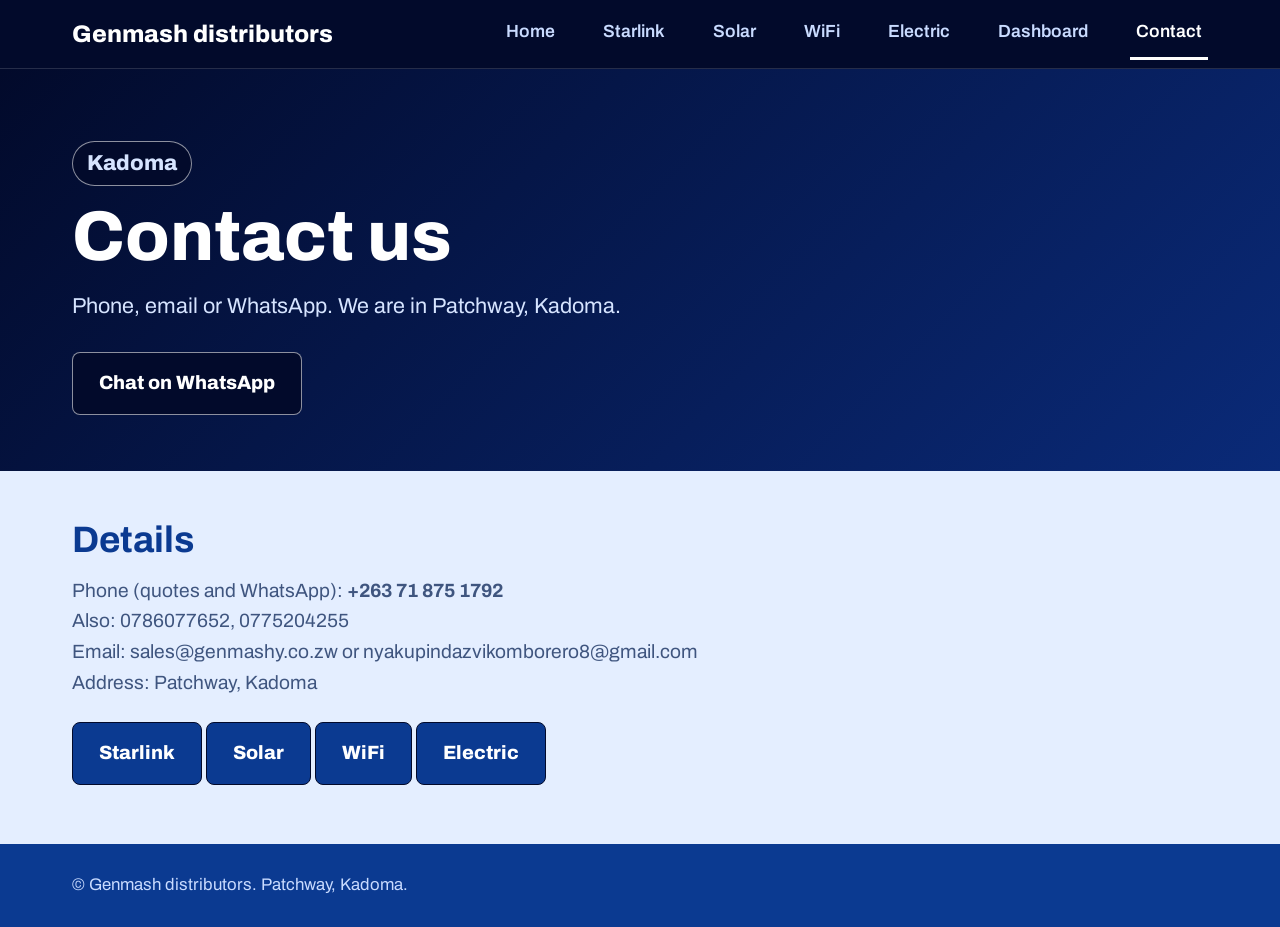
<file: contact.html>
<!DOCTYPE html>
<html lang="en">
<head>
<meta charset="utf-8">
<meta name="viewport" content="width=device-width, initial-scale=1, viewport-fit=cover">
<title>Contact | Genmash distributors</title>
<link href="https://fonts.googleapis.com/css2?family=Archivo:wght@400;600;800&display=swap" rel="stylesheet">
<link rel="stylesheet" href="genmash.css">
</head>
<body>
<header><div class="wrap"><a class="logo" href="genmash-website.html">Genmash distributors</a>
<nav>
<a href="genmash-website.html">Home</a>
<a href="starlink.html">Starlink</a>
<a href="solar.html">Solar</a>
<a href="wifi.html">WiFi</a>
<a href="electric.html">Electric</a>
<a href="dashboard.html">Dashboard</a>
<a class="on" href="contact.html">Contact</a>
</nav></div></header>
<main>
<div class="band"><div class="wrap hero">
<div>
<p class="kit-badge">Kadoma</p>
<h1>Contact us</h1>
<p>Phone, email or WhatsApp. We are in Patchway, Kadoma.</p>
<a class="btn" href="https://wa.me/263718751792?text=Hello%20Genmash%20distributors" target="_blank" rel="noopener">Chat on WhatsApp</a>
</div>
</div></div>
<section><div class="wrap">
<h2>Details</h2>
<p class="sub">Phone (quotes and WhatsApp): <strong>+263 71 875 1792</strong><br>
Also: 0786077652, 0775204255<br>
Email: sales@genmashy.co.zw or nyakupindazvikomborero8@gmail.com<br>
Address: Patchway, Kadoma</p>
<p><a class="btn solid" href="starlink.html">Starlink</a> <a class="btn solid" href="solar.html">Solar</a> <a class="btn solid" href="wifi.html">WiFi</a> <a class="btn solid" href="electric.html">Electric</a></p>
</div></section>
</main>
<footer><div class="wrap">&copy; Genmash distributors. Patchway, Kadoma.</div></footer>
</body>
</html>
</file>
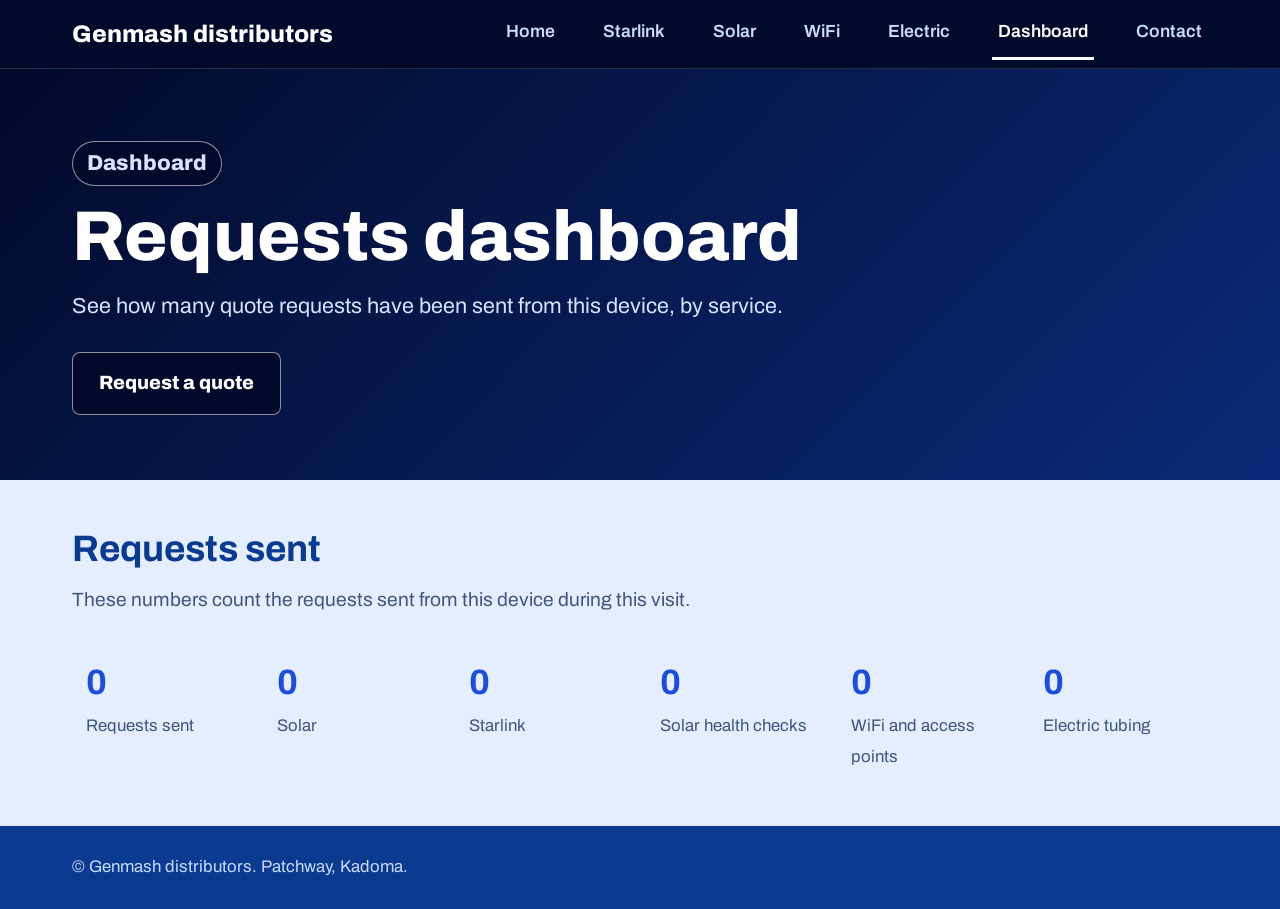
<file: dashboard.html>
<!DOCTYPE html>
<html lang="en">
<head>
<meta charset="utf-8">
<meta name="viewport" content="width=device-width, initial-scale=1, viewport-fit=cover">
<title>Dashboard | Genmash distributors</title>
<link href="https://fonts.googleapis.com/css2?family=Archivo:wght@400;600;800&display=swap" rel="stylesheet">
<link rel="stylesheet" href="genmash.css">
</head>
<body>
<header><div class="wrap"><a class="logo" href="genmash-website.html">Genmash distributors</a>
<nav>
<a href="genmash-website.html">Home</a>
<a href="starlink.html">Starlink</a>
<a href="solar.html">Solar</a>
<a href="wifi.html">WiFi</a>
<a href="electric.html">Electric</a>
<a class="on" href="dashboard.html">Dashboard</a>
<a href="contact.html">Contact</a>
</nav></div></header>
<main>
<div class="band"><div class="wrap hero">
<div>
<p class="kit-badge">Dashboard</p>
<h1>Requests dashboard</h1>
<p>See how many quote requests have been sent from this device, by service.</p>
<a class="btn" href="genmash-website.html#dashboard">Request a quote</a>
</div>
</div></div>
<section><div class="wrap">
<h2>Requests sent</h2>
<p class="sub">These numbers count the requests sent from this device during this visit.</p>
<div class="stats" style="padding:0">
<div class="stat"><b id="sTotal">0</b><span>Requests sent</span></div>
<div class="stat"><b id="sSolar">0</b><span>Solar</span></div>
<div class="stat"><b id="sStar">0</b><span>Starlink</span></div>
<div class="stat"><b id="sHealth">0</b><span>Solar health checks</span></div>
<div class="stat"><b id="sWifi">0</b><span>WiFi and access points</span></div>
<div class="stat"><b id="sElec">0</b><span>Electric tubing</span></div>
</div>
</div></section>
</main>
<footer><div class="wrap">&copy; Genmash distributors. Patchway, Kadoma.</div></footer>
<script>
(function(){function g(){var s=window.gmState;if(!s){try{s=JSON.parse(sessionStorage.getItem("gmc"))}catch(e){}}return s||{total:0,counts:{}}}
window.gmDash=function(){var s=g(),c=s.counts||{},m={sTotal:s.total,sSolar:c.solar,sStar:c.star,sHealth:c.health,sWifi:c.wifi,sElec:c.elec};for(var k in m){var e=document.getElementById(k);if(e)e.textContent=m[k]||0}};window.gmDash()})();
</script>
<script src="effects.js" defer></script>
</body>
</html>
</file>
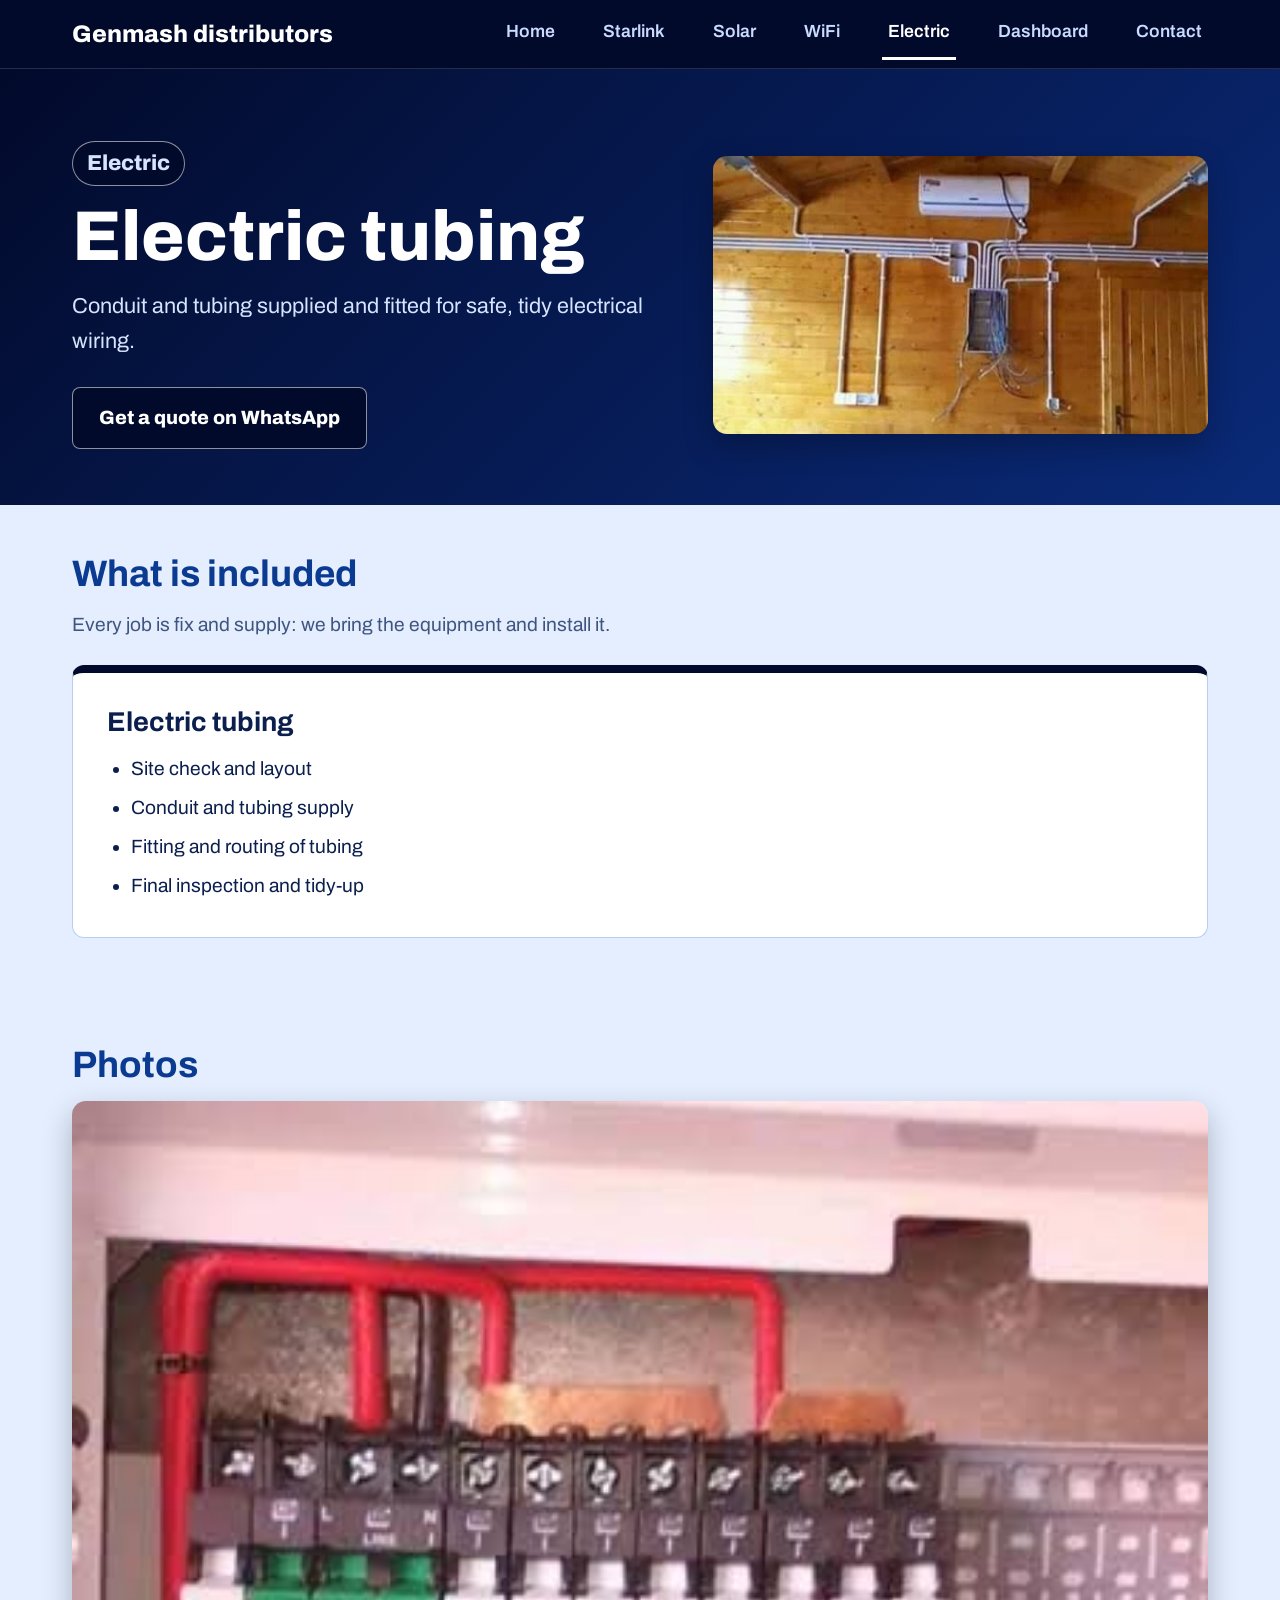
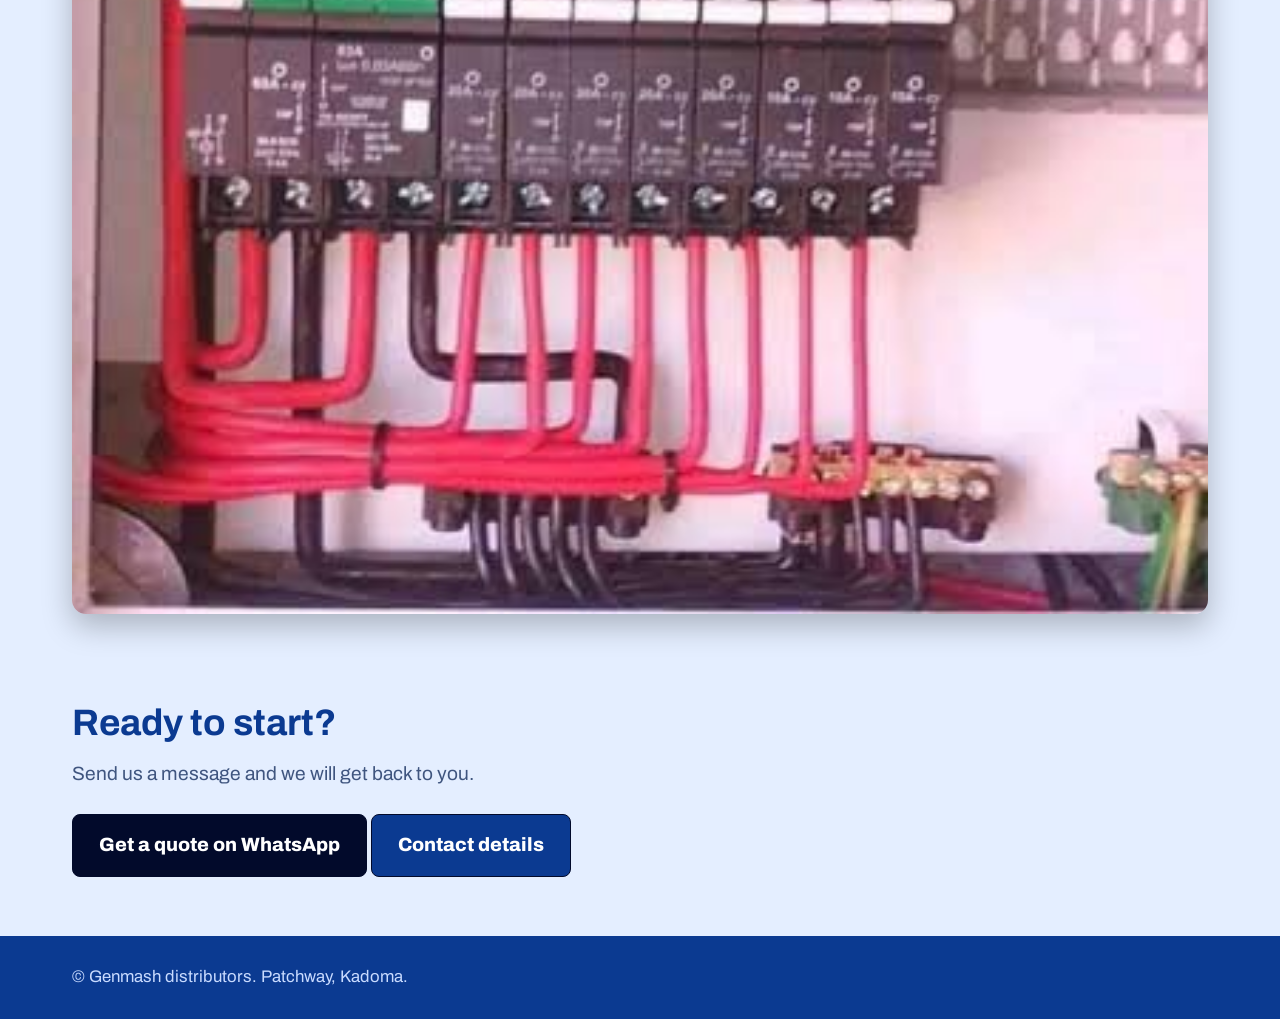
<file: electric.html>
<!DOCTYPE html>
<html lang="en">
<head>
<meta charset="utf-8">
<meta name="viewport" content="width=device-width, initial-scale=1, viewport-fit=cover">
<title>Electric tubing | Genmash distributors</title>
<link href="https://fonts.googleapis.com/css2?family=Archivo:wght@400;600;800&display=swap" rel="stylesheet">
<link rel="stylesheet" href="genmash.css">
</head>
<body>
<header><div class="wrap"><a class="logo" href="genmash-website.html">Genmash distributors</a>
<nav>
<a href="genmash-website.html">Home</a>
<a href="starlink.html">Starlink</a>
<a href="solar.html">Solar</a>
<a href="wifi.html">WiFi</a>
<a class="on" href="electric.html">Electric</a>
<a href="dashboard.html">Dashboard</a>
<a href="contact.html">Contact</a>
</nav></div></header>
<main>
<div class="band"><div class="wrap hero split"><div><p class="kit-badge">Electric</p><h1>Electric tubing</h1><p>Conduit and tubing supplied and fitted for safe, tidy electrical wiring.</p><a class="btn" href="https://wa.me/263718751792?text=Hello%20Genmash%20distributors%2C%20I%20would%20like%20a%20quote%20for%3A%20Electric%20tubing" target="_blank" rel="noopener">Get a quote on WhatsApp</a></div><div><img class="photo" src="images/electric-tubing.jpg" alt="Electrical tubing routed along a wall" loading="lazy"></div></div></div><section><div class="wrap"><h2>What is included</h2><p class="sub">Every job is fix and supply: we bring the equipment and install it.</p><div class="incl" style="margin-bottom:18px"><h3>Electric tubing</h3><ul><li>Site check and layout</li><li>Conduit and tubing supply</li><li>Fitting and routing of tubing</li><li>Final inspection and tidy-up</li></ul></div></div></section><section><div class="wrap"><h2>Photos</h2><div class="shots"><img class="photo" src="images/electric-board.jpg" alt="Wiring on an electrical distribution board" loading="lazy"></div></div></section><section><div class="wrap"><h2>Ready to start?</h2><p class="sub">Send us a message and we will get back to you.</p><p><a class="btn" href="https://wa.me/263718751792?text=Hello%20Genmash%20distributors%2C%20I%20would%20like%20a%20quote%20for%3A%20Electric%20tubing" target="_blank" rel="noopener">Get a quote on WhatsApp</a> <a class="btn solid" href="contact.html">Contact details</a></p></div></section>
</main>
<footer><div class="wrap">&copy; Genmash distributors. Patchway, Kadoma.</div></footer>
</body>
</html>
</file>
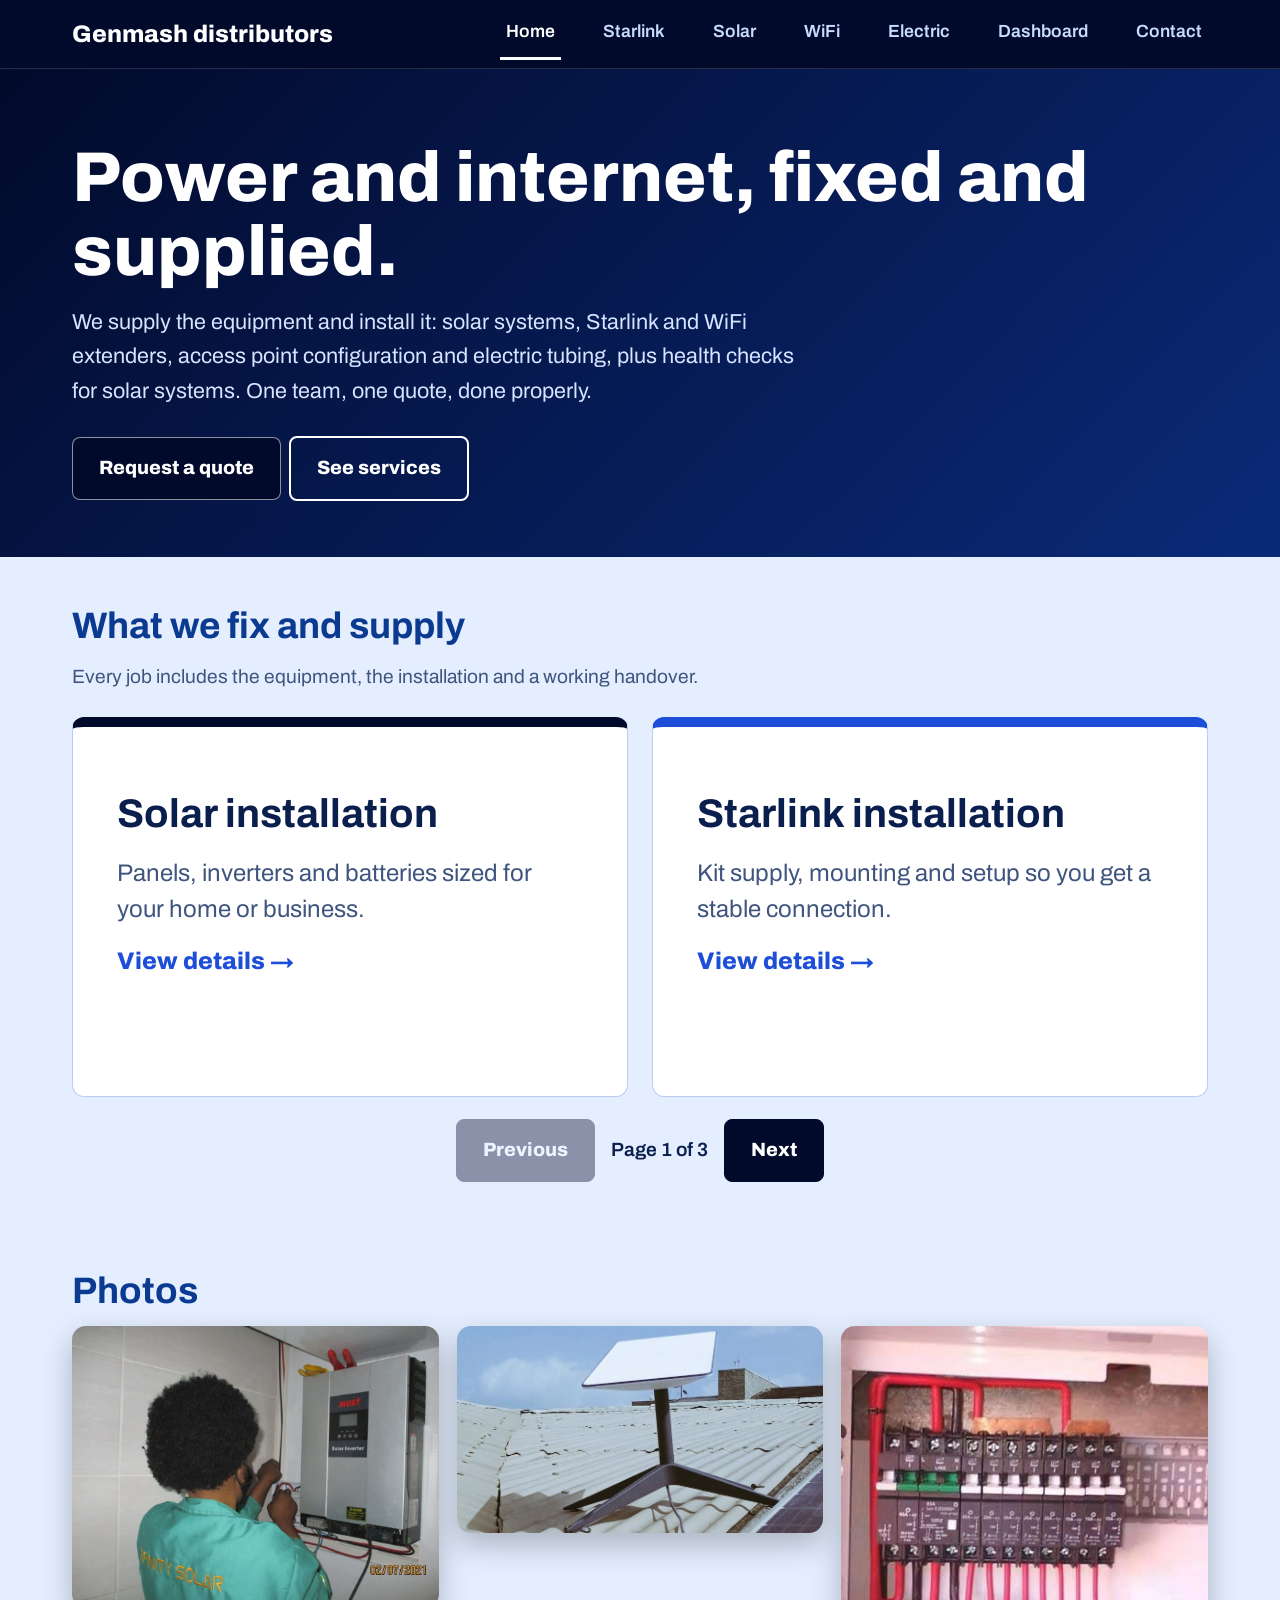
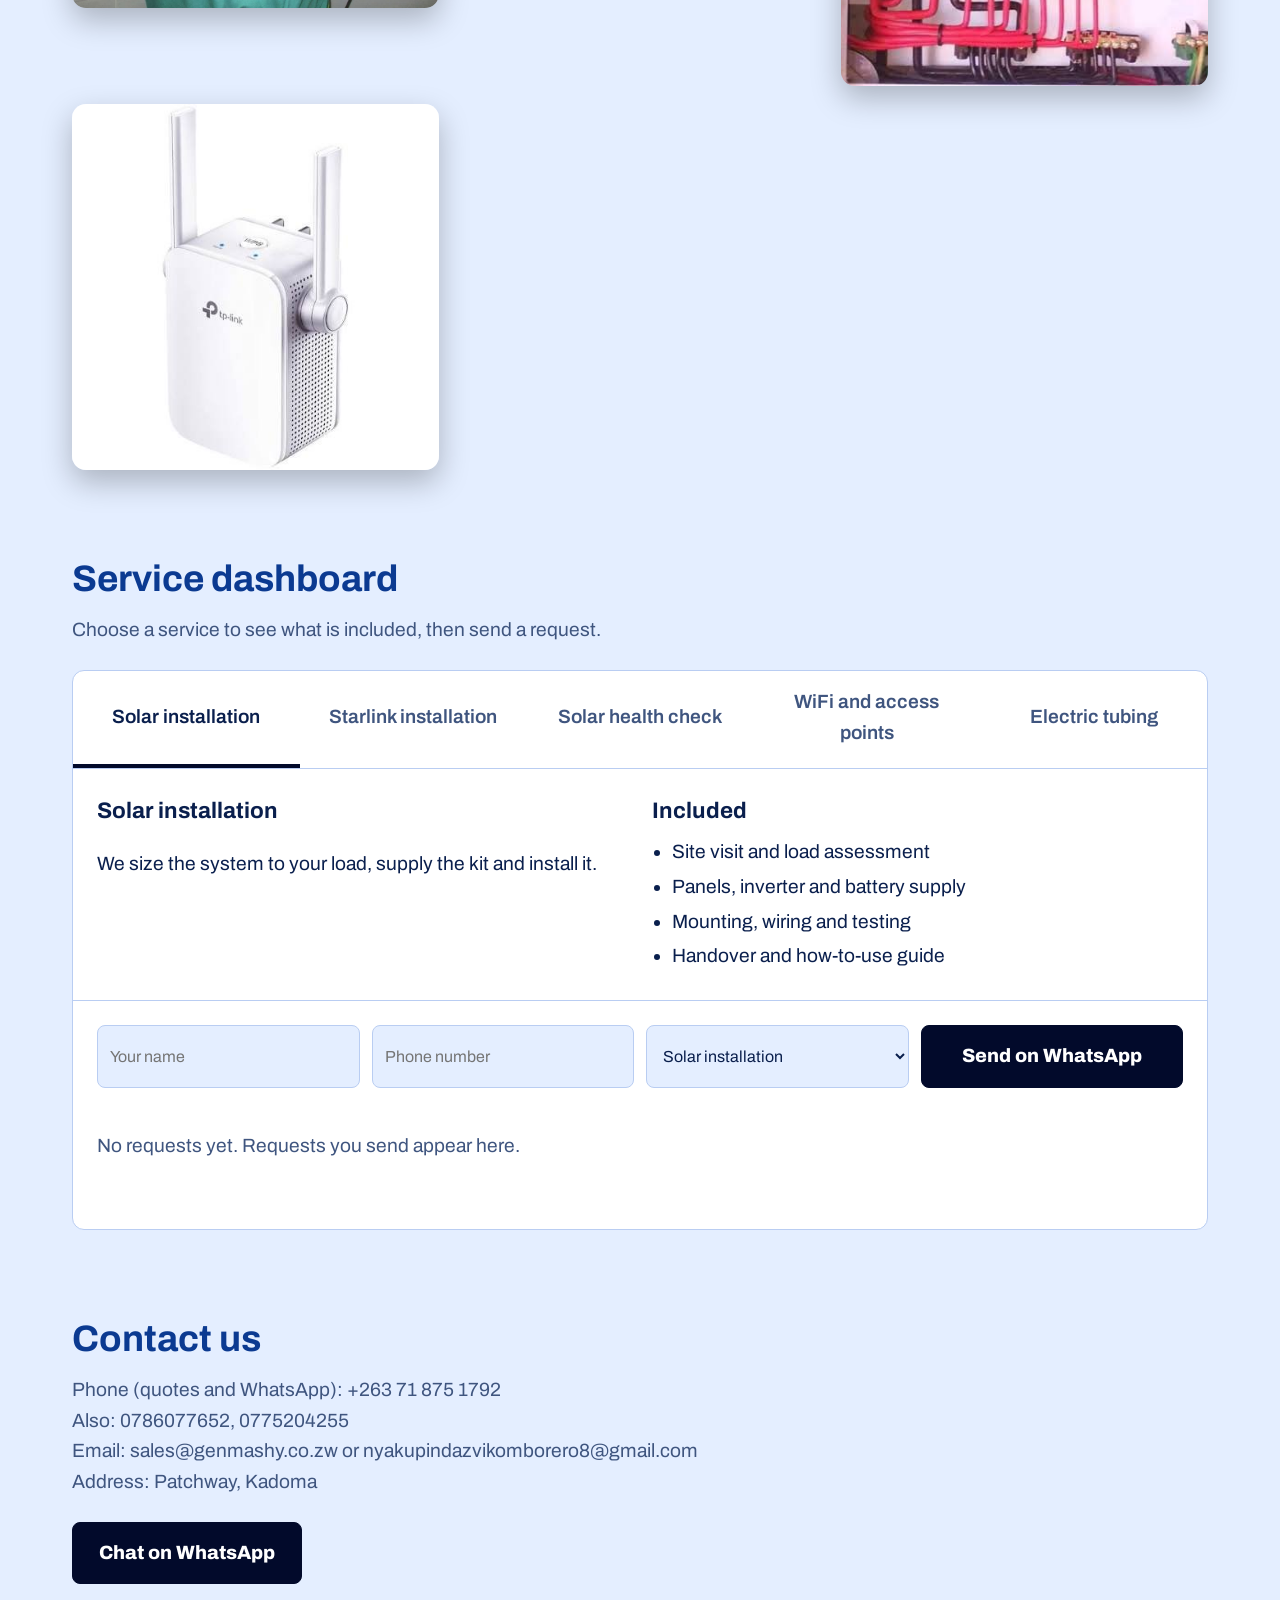
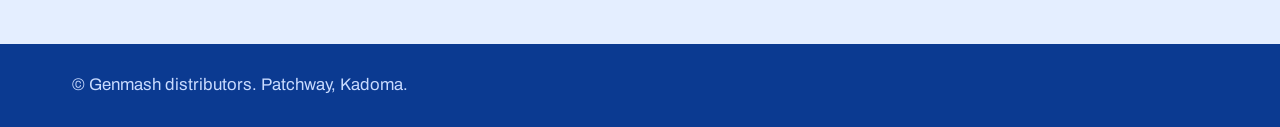
<file: genmash-website.html>
<!DOCTYPE html>
<html lang="en">
<head>
<meta charset="utf-8">
<meta name="viewport" content="width=device-width, initial-scale=1, viewport-fit=cover">
<title>Home | Genmash distributors</title>
<link href="https://fonts.googleapis.com/css2?family=Archivo:wght@400;600;800&display=swap" rel="stylesheet">
<link rel="stylesheet" href="genmash.css">
</head>
<body>
<header><div class="wrap"><a class="logo" href="genmash-website.html">Genmash distributors</a>
<nav>
<a class="on" href="genmash-website.html">Home</a>
<a href="starlink.html">Starlink</a>
<a href="solar.html">Solar</a>
<a href="wifi.html">WiFi</a>
<a href="electric.html">Electric</a>
<a href="dashboard.html">Dashboard</a>
<a href="contact.html">Contact</a>
</nav></div></header>
<main id="top">
<div class="band"><div class="wrap hero">
<h1>Power and internet, fixed and supplied.</h1>
<p>We supply the equipment and install it: solar systems, Starlink and WiFi extenders, access point configuration and electric tubing, plus health checks for solar systems. One team, one quote, done properly.</p>
<a class="btn" href="#dashboard">Request a quote</a><a class="btn alt" href="#services">See services</a>
</div></div>

<section id="services"><div class="wrap">
<h2>What we fix and supply</h2><p class="sub">Every job includes the equipment, the installation and a working handover.</p>
<div class="grid" id="svcGrid">
<div class="card" style="--c:var(--sun)"><h3>Solar installation</h3><p>Panels, inverters and batteries sized for your home or business.</p><p style="margin-top:16px"><a class="more" href="solar.html">View details &rarr;</a></p></div>
<div class="card" style="--c:var(--sky)"><h3>Starlink installation</h3><p>Kit supply, mounting and setup so you get a stable connection.</p><p style="margin-top:16px"><a class="more" href="starlink.html">View details &rarr;</a></p></div>
<div class="card" style="--c:#0a2a78"><h3>Solar health check</h3><p>We inspect your existing solar system and fix faults so it keeps performing.</p><p style="margin-top:16px"><a class="more" href="solar.html">View details &rarr;</a></p></div>
<div class="card" style="--c:#0891b2"><h3>WiFi extenders and access points</h3><p>Extender supply and setup, plus access point configuration, to remove dead spots in your home or office.</p><p style="margin-top:16px"><a class="more" href="wifi.html">View details &rarr;</a></p></div>
<div class="card" style="--c:#4f46e5"><h3>Electric tubing</h3><p>Conduit and tubing supplied and fitted so your electrical wiring is neat and protected.</p><p style="margin-top:16px"><a class="more" href="electric.html">View details &rarr;</a></p></div>
</div>
<div class="pager"><button class="btn" id="prev" type="button">Previous</button><span id="pg"></span><button class="btn" id="next" type="button">Next</button></div>
</div></section>

<section><div class="wrap"><h2>Photos</h2><div class="shots"><img class="photo" src="images/solar-inverter.jpg" alt="A technician wiring a solar inverter on a wall" loading="lazy"><img class="photo" src="images/starlink-roof.jpg" alt="A Starlink dish mounted on a roof" loading="lazy"><img class="photo" src="images/electric-board.jpg" alt="Wiring on an electrical distribution board" loading="lazy"><img class="photo" src="images/wifi-extender.jpg" alt="A WiFi extender" loading="lazy"></div></div></section>

<section id="dashboard"><div class="wrap">
<h2>Service dashboard</h2><p class="sub">Choose a service to see what is included, then send a request.</p>
<div class="dash" id="dash">
<div class="tabs" role="tablist" id="tabs"></div>
<div class="panel" id="panel"></div>
<form id="form">
<input id="name" placeholder="Your name" required autocomplete="name">
<input id="phone" placeholder="Phone number" required inputmode="tel" autocomplete="tel">
<select id="svc" aria-label="Service"></select>
<button class="btn" type="submit">Send on WhatsApp</button>
</form>
<p class="empty" id="empty">No requests yet. Requests you send appear here.</p>
<ul id="list"></ul>
<p class="empty" id="waNote" style="display:none"></p>
</div></div></section>

<section id="contact"><div class="wrap">
<h2>Contact us</h2>
<p class="sub">Phone (quotes and WhatsApp): +263 71 875 1792<br>Also: 0786077652, 0775204255<br>Email: sales@genmashy.co.zw or nyakupindazvikomborero8@gmail.com<br>Address: Patchway, Kadoma</p>
<p><a class="btn" href="https://wa.me/263718751792?text=Hello%20Genmash%20distributors" target="_blank" rel="noopener">Chat on WhatsApp</a></p>
</div></section>
</main>
<footer><div class="wrap">&copy; Genmash distributors. Patchway, Kadoma.</div></footer>

<script>
var S=[
{k:"solar",n:"Solar installation",c:"#020a2b",d:"We size the system to your load, supply the kit and install it.",i:["Site visit and load assessment","Panels, inverter and battery supply","Mounting, wiring and testing","Handover and how-to-use guide"]},
{k:"star",n:"Starlink installation",c:"#1d4ed8",d:"Clear-sky mounting and a clean setup, ready to use.",i:["Starlink kit supply","Clear-view site check","Mounting and cabling","Router setup and testing"]},
{k:"health",n:"Solar health check",c:"#0a2a78",d:"A full check of your existing solar system: panels, inverter, batteries and wiring, so faults are found and fixed early.",i:["Panel and cleanliness inspection","Battery and inverter performance test","Wiring and connection check","Report and fixes for any faults"]},
{k:"wifi",n:"WiFi and access points",c:"#0891b2",d:"Better signal in every room: extenders and access points supplied, set up and configured.",i:["Signal and dead-spot check","Extender supply","Placement and setup","Access point configuration","Speed test after installation"]},
{k:"elec",n:"Electric tubing",c:"#4f46e5",d:"Conduit and tubing for safe, tidy electrical wiring.",i:["Site check and layout","Conduit and tubing supply","Fitting and routing of tubing","Final inspection and tidy-up"]}];
var counts={solar:0,star:0,health:0,wifi:0,elec:0},total=0,cur=0;
try{var gs=JSON.parse(sessionStorage.getItem("gmc"));if(gs&&gs.counts){counts=gs.counts;total=gs.total||0}}catch(e){}window.gmState={counts:counts,total:total};
var tabs=document.getElementById("tabs"),panel=document.getElementById("panel"),svc=document.getElementById("svc");
function show(i){cur=i;var s=S[i];
document.getElementById("dash").style.setProperty("--c",s.c);
Array.prototype.forEach.call(tabs.children,function(b,j){b.setAttribute("aria-selected",j===i)});
panel.innerHTML="<div><h3>"+s.n+"</h3><p>"+s.d+"</p></div><div><h3>Included</h3><ul>"+s.i.map(function(x){return"<li>"+x+"</li>"}).join("")+"</ul></div>";
svc.value=s.k}
S.forEach(function(s,i){var b=document.createElement("button");b.type="button";b.setAttribute("role","tab");b.textContent=s.n;b.onclick=function(){show(i)};tabs.appendChild(b);
var o=document.createElement("option");o.value=s.k;o.textContent=s.n;svc.appendChild(o)});
svc.onchange=function(){show(S.findIndex(function(s){return s.k===svc.value}))};
document.getElementById("form").onsubmit=function(e){e.preventDefault();
var s=S[cur],li=document.createElement("li"),a=document.createElement("span"),b=document.createElement("span");
a.textContent=document.getElementById("name").value;b.textContent=s.n+" | "+document.getElementById("phone").value;
li.appendChild(a);li.appendChild(b);document.getElementById("list").prepend(li);
counts[s.k]++;total++;
window.gmState={counts:counts,total:total};try{sessionStorage.setItem("gmc",JSON.stringify(window.gmState))}catch(e){}if(window.gmDash)window.gmDash();
var msg="Hello Genmash distributors, I would like a quote.\nService: "+s.n+"\nName: "+a.textContent+"\nPhone: "+document.getElementById("phone").value;
var url="https://wa.me/263718751792?text="+encodeURIComponent(msg);
var note=document.getElementById("waNote");note.textContent="";
note.appendChild(document.createTextNode("Your request is ready. "));
var l=document.createElement("a");l.className="btn";l.href=url;l.target="_blank";l.rel="noopener";l.textContent="Open WhatsApp";
var l2=document.createElement("a");l2.href="whatsapp://send?phone=263718751792&text="+encodeURIComponent(msg);l2.style.marginLeft="14px";l2.textContent="or open in the WhatsApp app";
note.appendChild(l);note.appendChild(l2);
var hint=document.createElement("div");hint.style.marginTop="14px";hint.textContent="If the buttons do not open, copy this message and send it on WhatsApp to +263 71 875 1792:";
var box=document.createElement("div");box.style.cssText="margin-top:8px;white-space:pre-wrap;background:var(--bg);color:var(--ink);padding:12px;border-radius:8px";box.textContent=msg;
note.appendChild(hint);note.appendChild(box);note.style.display="block";
document.getElementById("empty").style.display="none";e.target.reset();svc.value=s.k};
var cards=Array.prototype.slice.call(document.querySelectorAll("#svcGrid .card")),per=2,pages=Math.ceil(cards.length/per),pgN=0;
function showPage(n){pgN=n;cards.forEach(function(c,i){c.hidden=Math.floor(i/per)!==n});document.getElementById("pg").textContent="Page "+(n+1)+" of "+pages;document.getElementById("prev").disabled=n===0;document.getElementById("next").disabled=n===pages-1}
document.getElementById("prev").onclick=function(){if(pgN>0)showPage(pgN-1)};
document.getElementById("next").onclick=function(){if(pgN<pages-1)showPage(pgN+1)};
showPage(0);
show(0);
</script>
</body>
</html>
</file>
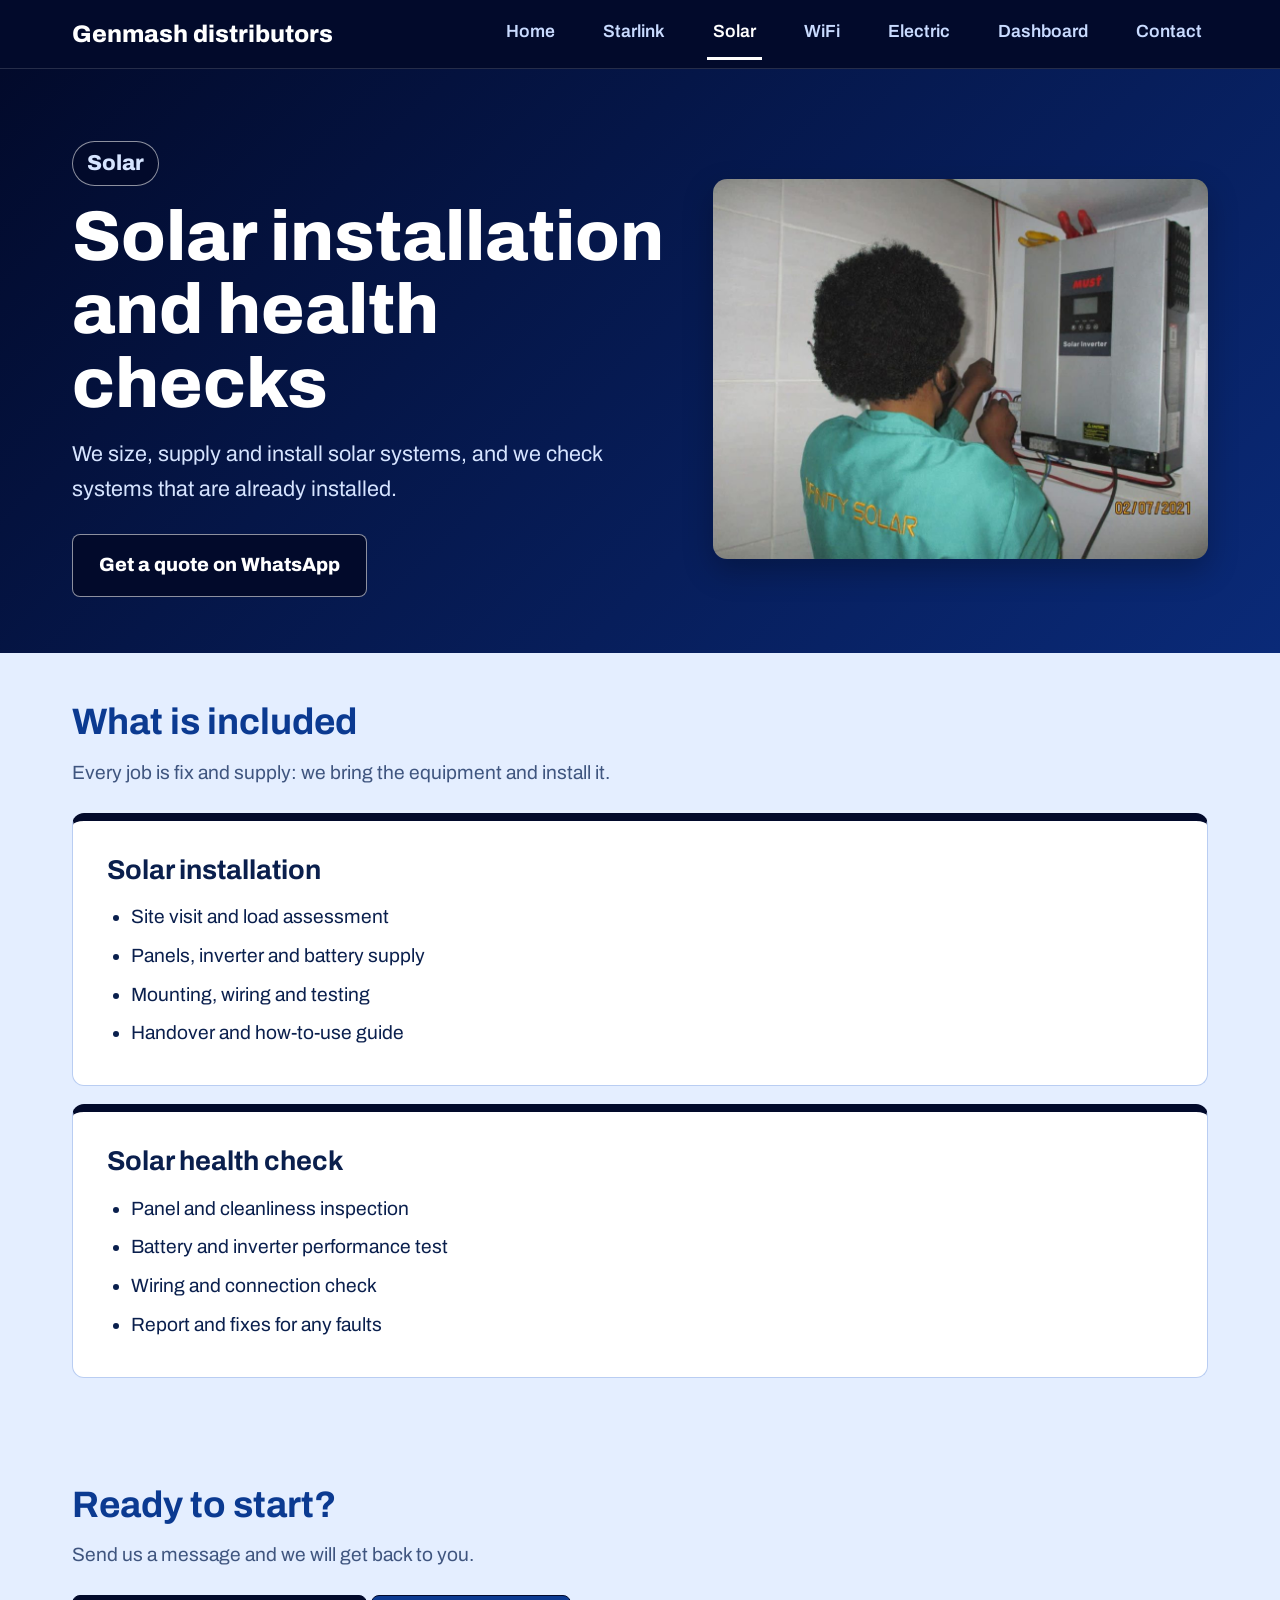
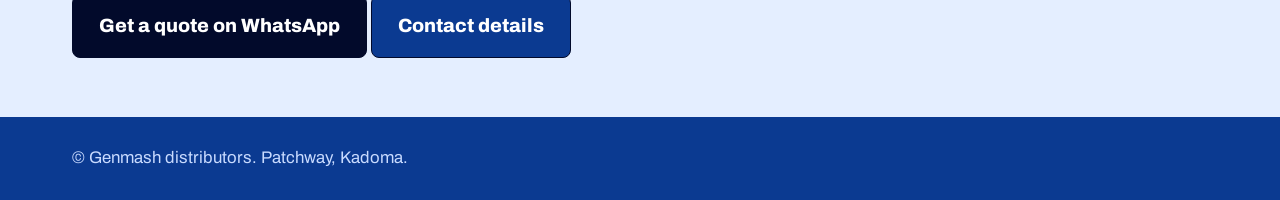
<file: solar.html>
<!DOCTYPE html>
<html lang="en">
<head>
<meta charset="utf-8">
<meta name="viewport" content="width=device-width, initial-scale=1, viewport-fit=cover">
<title>Solar installation and health checks | Genmash distributors</title>
<link href="https://fonts.googleapis.com/css2?family=Archivo:wght@400;600;800&display=swap" rel="stylesheet">
<link rel="stylesheet" href="genmash.css">
</head>
<body>
<header><div class="wrap"><a class="logo" href="genmash-website.html">Genmash distributors</a>
<nav>
<a href="genmash-website.html">Home</a>
<a href="starlink.html">Starlink</a>
<a class="on" href="solar.html">Solar</a>
<a href="wifi.html">WiFi</a>
<a href="electric.html">Electric</a>
<a href="dashboard.html">Dashboard</a>
<a href="contact.html">Contact</a>
</nav></div></header>
<main>
<div class="band"><div class="wrap hero split"><div><p class="kit-badge">Solar</p><h1>Solar installation and health checks</h1><p>We size, supply and install solar systems, and we check systems that are already installed.</p><a class="btn" href="https://wa.me/263718751792?text=Hello%20Genmash%20distributors%2C%20I%20would%20like%20a%20quote%20for%3A%20Solar%20installation%20and%20health%20checks" target="_blank" rel="noopener">Get a quote on WhatsApp</a></div><div><img class="photo" src="images/solar-inverter.jpg" alt="A technician wiring a solar inverter on a wall" loading="lazy"></div></div></div><section><div class="wrap"><h2>What is included</h2><p class="sub">Every job is fix and supply: we bring the equipment and install it.</p><div class="incl" style="margin-bottom:18px"><h3>Solar installation</h3><ul><li>Site visit and load assessment</li><li>Panels, inverter and battery supply</li><li>Mounting, wiring and testing</li><li>Handover and how-to-use guide</li></ul></div><div class="incl" style="margin-bottom:18px"><h3>Solar health check</h3><ul><li>Panel and cleanliness inspection</li><li>Battery and inverter performance test</li><li>Wiring and connection check</li><li>Report and fixes for any faults</li></ul></div></div></section><section><div class="wrap"><h2>Ready to start?</h2><p class="sub">Send us a message and we will get back to you.</p><p><a class="btn" href="https://wa.me/263718751792?text=Hello%20Genmash%20distributors%2C%20I%20would%20like%20a%20quote%20for%3A%20Solar%20installation%20and%20health%20checks" target="_blank" rel="noopener">Get a quote on WhatsApp</a> <a class="btn solid" href="contact.html">Contact details</a></p></div></section>
</main>
<footer><div class="wrap">&copy; Genmash distributors. Patchway, Kadoma.</div></footer>
</body>
</html>
</file>
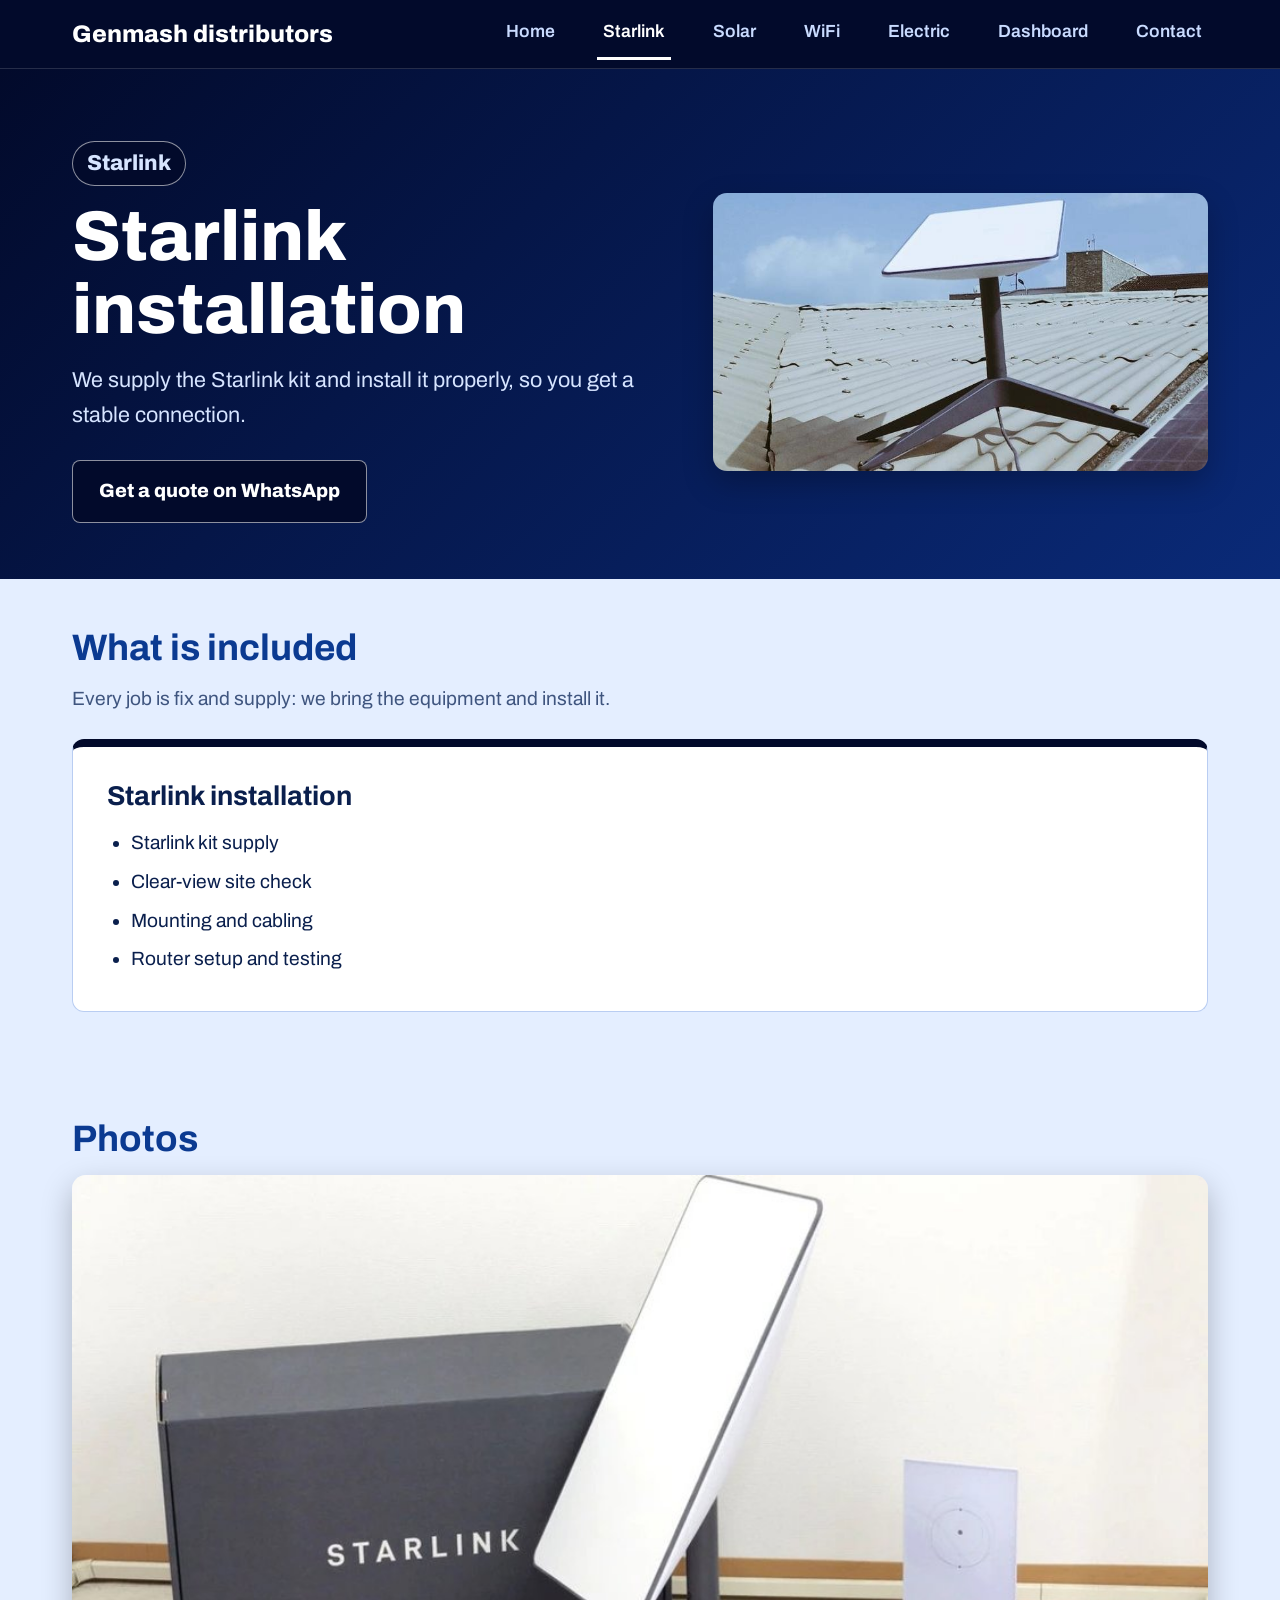
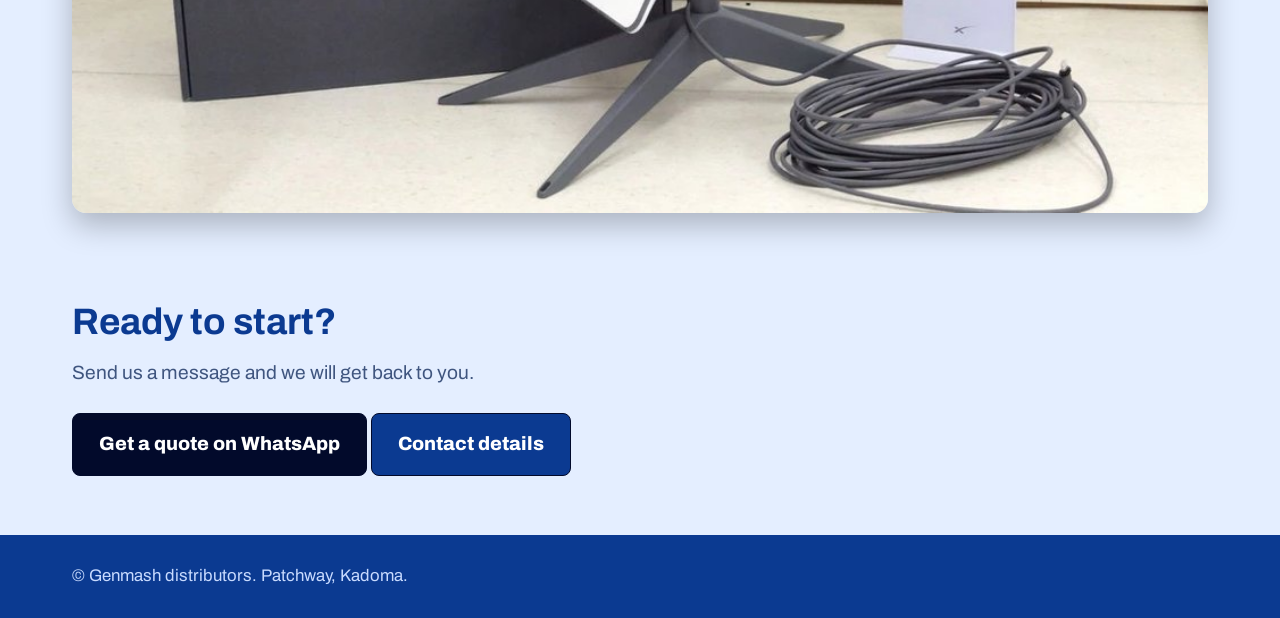
<file: starlink.html>
<!DOCTYPE html>
<html lang="en">
<head>
<meta charset="utf-8">
<meta name="viewport" content="width=device-width, initial-scale=1, viewport-fit=cover">
<title>Starlink installation | Genmash distributors</title>
<link href="https://fonts.googleapis.com/css2?family=Archivo:wght@400;600;800&display=swap" rel="stylesheet">
<link rel="stylesheet" href="genmash.css">
</head>
<body>
<header><div class="wrap"><a class="logo" href="genmash-website.html">Genmash distributors</a>
<nav>
<a href="genmash-website.html">Home</a>
<a class="on" href="starlink.html">Starlink</a>
<a href="solar.html">Solar</a>
<a href="wifi.html">WiFi</a>
<a href="electric.html">Electric</a>
<a href="dashboard.html">Dashboard</a>
<a href="contact.html">Contact</a>
</nav></div></header>
<main>
<div class="band"><div class="wrap hero split"><div><p class="kit-badge">Starlink</p><h1>Starlink installation</h1><p>We supply the Starlink kit and install it properly, so you get a stable connection.</p><a class="btn" href="https://wa.me/263718751792?text=Hello%20Genmash%20distributors%2C%20I%20would%20like%20a%20quote%20for%3A%20Starlink%20installation" target="_blank" rel="noopener">Get a quote on WhatsApp</a></div><div><img class="photo" src="images/starlink-roof.jpg" alt="A Starlink dish mounted on a roof" loading="lazy"></div></div></div><section><div class="wrap"><h2>What is included</h2><p class="sub">Every job is fix and supply: we bring the equipment and install it.</p><div class="incl" style="margin-bottom:18px"><h3>Starlink installation</h3><ul><li>Starlink kit supply</li><li>Clear-view site check</li><li>Mounting and cabling</li><li>Router setup and testing</li></ul></div></div></section><section><div class="wrap"><h2>Photos</h2><div class="shots"><img class="photo" src="images/starlink-kit.jpg" alt="A Starlink kit with dish, stand, cable and router" loading="lazy"></div></div></section><section><div class="wrap"><h2>Ready to start?</h2><p class="sub">Send us a message and we will get back to you.</p><p><a class="btn" href="https://wa.me/263718751792?text=Hello%20Genmash%20distributors%2C%20I%20would%20like%20a%20quote%20for%3A%20Starlink%20installation" target="_blank" rel="noopener">Get a quote on WhatsApp</a> <a class="btn solid" href="contact.html">Contact details</a></p></div></section>
</main>
<footer><div class="wrap">&copy; Genmash distributors. Patchway, Kadoma.</div></footer>
</body>
</html>
</file>
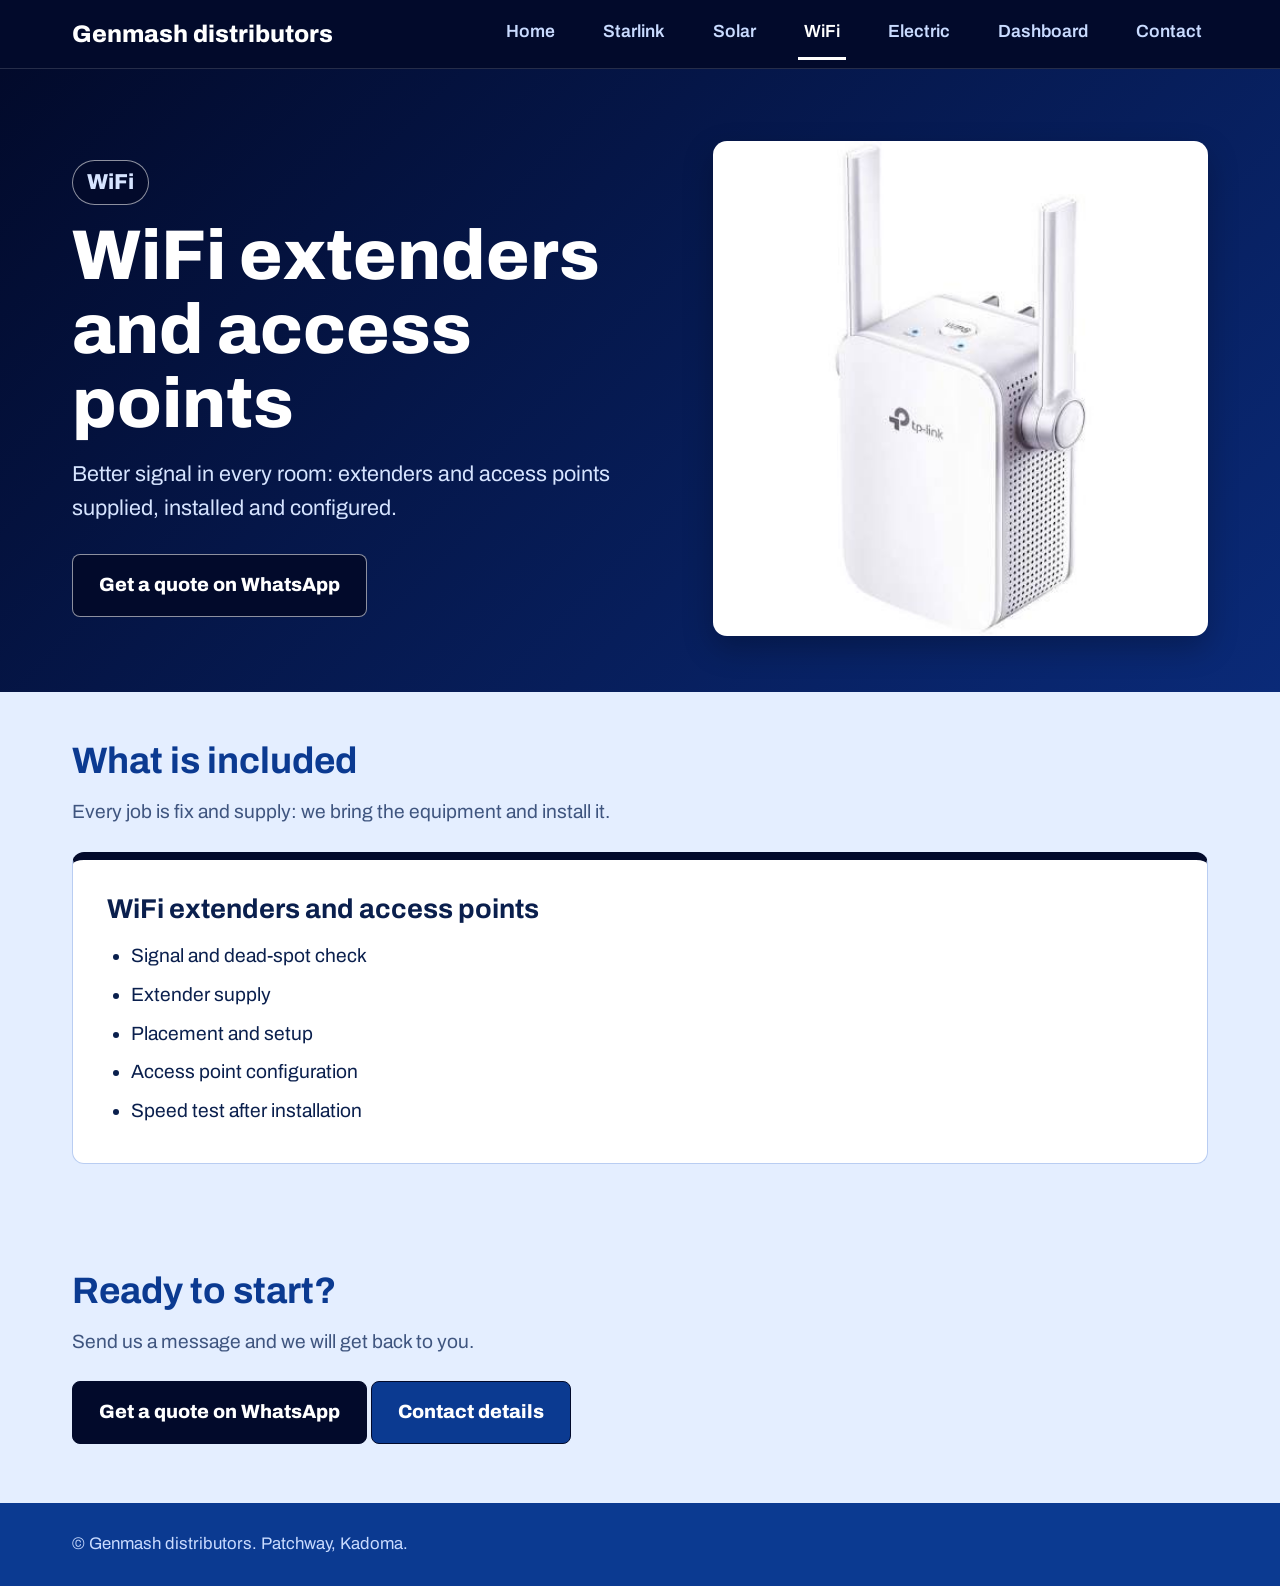
<file: wifi.html>
<!DOCTYPE html>
<html lang="en">
<head>
<meta charset="utf-8">
<meta name="viewport" content="width=device-width, initial-scale=1, viewport-fit=cover">
<title>WiFi extenders and access points | Genmash distributors</title>
<link href="https://fonts.googleapis.com/css2?family=Archivo:wght@400;600;800&display=swap" rel="stylesheet">
<link rel="stylesheet" href="genmash.css">
</head>
<body>
<header><div class="wrap"><a class="logo" href="genmash-website.html">Genmash distributors</a>
<nav>
<a href="genmash-website.html">Home</a>
<a href="starlink.html">Starlink</a>
<a href="solar.html">Solar</a>
<a class="on" href="wifi.html">WiFi</a>
<a href="electric.html">Electric</a>
<a href="dashboard.html">Dashboard</a>
<a href="contact.html">Contact</a>
</nav></div></header>
<main>
<div class="band"><div class="wrap hero split"><div><p class="kit-badge">WiFi</p><h1>WiFi extenders and access points</h1><p>Better signal in every room: extenders and access points supplied, installed and configured.</p><a class="btn" href="https://wa.me/263718751792?text=Hello%20Genmash%20distributors%2C%20I%20would%20like%20a%20quote%20for%3A%20WiFi%20extenders%20and%20access%20points" target="_blank" rel="noopener">Get a quote on WhatsApp</a></div><div><img class="photo" src="images/wifi-extender.jpg" alt="A WiFi extender" loading="lazy"></div></div></div><section><div class="wrap"><h2>What is included</h2><p class="sub">Every job is fix and supply: we bring the equipment and install it.</p><div class="incl" style="margin-bottom:18px"><h3>WiFi extenders and access points</h3><ul><li>Signal and dead-spot check</li><li>Extender supply</li><li>Placement and setup</li><li>Access point configuration</li><li>Speed test after installation</li></ul></div></div></section><section><div class="wrap"><h2>Ready to start?</h2><p class="sub">Send us a message and we will get back to you.</p><p><a class="btn" href="https://wa.me/263718751792?text=Hello%20Genmash%20distributors%2C%20I%20would%20like%20a%20quote%20for%3A%20WiFi%20extenders%20and%20access%20points" target="_blank" rel="noopener">Get a quote on WhatsApp</a> <a class="btn solid" href="contact.html">Contact details</a></p></div></section>
</main>
<footer><div class="wrap">&copy; Genmash distributors. Patchway, Kadoma.</div></footer>
</body>
</html>
</file>
<file: genmash.css>
:root{--bg:#e4eeff;--surface:#fff;--ink:#0a1f4d;--muted:#3f557f;--line:#b9cdf2;--sun:#020a2b;--water:#0e7fb8;--sky:#1d4ed8;--blue:#0b3a91;--on-accent:#fff;
box-sizing:border-box;padding-top:env(safe-area-inset-top,0px);padding-bottom:env(safe-area-inset-bottom,0px)}
@media (prefers-color-scheme:dark){:root:not([data-theme="light"]){--bg:#071634;--surface:#0e2b63;--ink:#eaf1ff;--muted:#a9bde6;--line:#1f428a;--sun:#1f3f9a}}
:root[data-theme="dark"]{--bg:#071634;--surface:#0e2b63;--ink:#eaf1ff;--muted:#a9bde6;--line:#1f428a;--sun:#1f3f9a}
html{scroll-padding-top:env(safe-area-inset-top,0px);scroll-behavior:smooth}
*,*:before,*:after{box-sizing:border-box}
body{margin:0;background:var(--bg);color:var(--ink);font-family:"Archivo",system-ui,-apple-system,"Segoe UI",Arial,sans-serif;line-height:1.6;font-size:1.2rem}
a{color:inherit}
.wrap{max-width:1080px;margin:0 auto;padding:0 20px}
header{position:sticky;top:env(safe-area-inset-top,0px);background:var(--blue);z-index:5}
header .wrap{display:flex;justify-content:space-between;align-items:center;height:68px}
.logo{font-weight:800;font-size:1.5rem;text-decoration:none;color:#fff}
nav a{margin-left:20px;text-decoration:none;color:#c9dbff;font-weight:600;font-size:1.1rem;transition:color .15s}
nav a:hover,nav a:focus-visible{color:#fff}
.band{background:linear-gradient(135deg,#020a2b,#0a2a78);color:#fff}.hero{padding:72px 20px 56px}
h1{font-size:clamp(2.4rem,7vw,4.4rem);line-height:1.05;font-weight:800;margin:0 0 16px;max-width:15em}
.hero p{max-width:34em;color:#d6e4ff;font-size:1.35rem;margin:0 0 28px}
.btn{display:inline-block;background:var(--sun);color:var(--on-accent);font-weight:800;font-size:1.15rem;padding:15px 26px;border-radius:8px;text-decoration:none;border:1px solid #020a2b;font:inherit;font-weight:800;cursor:pointer;transition:transform .15s,box-shadow .15s}
.btn:hover,.btn:focus-visible{transform:translateY(-2px);box-shadow:0 8px 18px rgba(11,43,54,.22)}
.btn.alt{background:transparent;border:2px solid #fff;color:#fff;margin-left:8px}
h2{font-size:2.3rem;margin:0 0 6px;color:var(--blue)}
section{padding:40px 0}
.sub{color:var(--muted);margin:0 0 24px}
.grid{display:grid;grid-template-columns:repeat(2,1fr);gap:18px}@media (max-width:480px){.grid{grid-template-columns:1fr}}
.card{background:var(--surface);border:1px solid var(--line);border-radius:12px;padding:64px 44px;min-height:380px;border-top:10px solid var(--c);transition:transform .2s,box-shadow .2s}
.card:hover{transform:translateY(-6px);box-shadow:0 14px 28px rgba(11,43,54,.16)}
.card[hidden]{display:none}.pager{display:flex;justify-content:center;align-items:center;gap:16px;margin-top:22px;font-weight:600}.btn[disabled]{opacity:.4;cursor:default;transform:none;box-shadow:none}.card h3{margin:0 0 18px;font-size:2.5rem;line-height:1.15}.card p{margin:0;color:var(--muted);font-size:1.5rem;line-height:1.5}@media (max-width:480px){.card{padding:40px 26px;min-height:0}.card h3{font-size:2rem}.card p{font-size:1.3rem}}
.dash{background:var(--surface);border:1px solid var(--line);border-radius:12px;overflow:hidden}
.tabs{display:flex;flex-wrap:wrap;border-bottom:1px solid var(--line)}
.tabs button{flex:1;min-width:120px;padding:16px;font-size:1.1rem;background:none;border:0;border-bottom:4px solid transparent;font:inherit;font-weight:600;color:var(--muted);cursor:pointer;transition:background .15s}
.tabs button:hover{background:var(--bg)}
.tabs button[aria-selected="true"]{color:var(--ink);border-bottom-color:var(--c)}
.panel{padding:24px;display:grid;grid-template-columns:repeat(auto-fit,minmax(260px,1fr));gap:24px}
.panel h3{margin:0 0 8px}
.panel ul{margin:0;padding-left:20px}.panel li{margin:4px 0}
.stats{display:grid;grid-template-columns:repeat(auto-fit,minmax(140px,1fr));gap:12px;padding:0 24px 24px}
.stat{background:var(--bg);border-radius:8px;padding:14px;transition:transform .15s}
.stat:hover{transform:translateY(-3px)}
.stat b{display:block;font-size:2.2rem;color:var(--sky)}.stat span{color:var(--muted);font-size:1.05rem}
form{display:grid;grid-template-columns:repeat(auto-fit,minmax(180px,1fr));gap:12px;padding:24px;border-top:1px solid var(--line)}
input,select{font:inherit;font-size:1.1rem;padding:12px;border:1px solid var(--line);border-radius:8px;background:var(--bg);color:var(--ink);width:100%}
input:focus-visible,select:focus-visible,button:focus-visible,a:focus-visible{outline:3px solid var(--sky);outline-offset:2px}
#list{padding:0 24px 24px;margin:0;list-style:none}
#list li{display:flex;justify-content:space-between;gap:12px;padding:10px 0;border-top:1px solid var(--line)}
.empty{color:var(--muted);padding:0 24px 24px}
footer{background:var(--blue);padding:28px 0;color:#c9dbff;font-size:1.05rem}
@media (max-width:560px){nav a{margin-left:10px;font-size:.95rem}.logo{font-size:1.25rem}.btn.alt{margin:10px 0 0}}
@media (prefers-reduced-motion:reduce){*{transition:none!important;scroll-behavior:auto!important}}

header .wrap{height:auto;min-height:68px;flex-wrap:wrap;padding-top:8px;padding-bottom:8px;gap:4px 16px}
nav{display:flex;flex-wrap:wrap;gap:2px 0}
nav a.on{color:#fff;border-bottom:3px solid #fff}
.kit-badge{display:inline-block;background:var(--sun);color:var(--on-accent);font-weight:800;padding:4px 14px;border-radius:99px;font-size:1rem;margin:0 0 14px!important}
.btn.solid{background:var(--blue);color:#fff}
.split{display:grid;grid-template-columns:1.1fr .9fr;gap:36px;align-items:center}
.photo{width:100%;display:block;border-radius:14px;box-shadow:0 12px 30px rgba(0,0,0,.25);transition:transform .2s,box-shadow .2s}
.photo:hover{transform:scale(1.02);box-shadow:0 18px 38px rgba(0,0,0,.3)}
.shots{display:grid;grid-template-columns:repeat(auto-fit,minmax(280px,1fr));gap:18px}
.incl{background:var(--surface);border:1px solid var(--line);border-radius:12px;padding:28px 34px;border-top:8px solid var(--sun)}
.incl h3{margin:0 0 10px;font-size:1.7rem}.incl ul{margin:0;padding-left:24px}.incl li{margin:8px 0}
.more{font-weight:800;color:var(--sky);text-decoration:none}.more:hover{text-decoration:underline}
@media (max-width:760px){.split{grid-template-columns:1fr}}

.band .btn:not(.alt){background:#020a2b;color:#fff;border:1px solid #020a2b}

header{background:#020a2b;border-bottom:1px solid rgba(255,255,255,.14)}
.band .btn:not(.alt),.band .kit-badge{border:1px solid rgba(255,255,255,.55)}
/* ===== GENMASH RESPONSIVE PATCH =====
   Paste at the very END of genmash.css so it overrides earlier rules. */

*, *::before, *::after { box-sizing: border-box; }
html { -webkit-text-size-adjust: 100%; }
body { overflow-x: hidden; }

/* Media never overflows its container */
img, video, iframe, svg { max-width: 100%; height: auto; }
table { display: block; max-width: 100%; overflow-x: auto; }

/* Page container */
.wrap {
  width: 100%;
  max-width: 1200px;
  margin-inline: auto;
  padding-inline: clamp(14px, 4vw, 32px);
}

/* Header and navigation */
header .wrap {
  display: flex;
  flex-wrap: wrap;
  align-items: center;
  justify-content: space-between;
  gap: 10px 20px;
}
nav { display: flex; flex-wrap: wrap; gap: 6px 16px; }
nav a { padding: 10px 6px; }

/* Card grids: fill the row, drop to fewer columns as space shrinks.
   These attribute selectors match any class containing "grid" or "cards". */
[class*="grid"], [class*="cards"] {
  display: grid;
  grid-template-columns: repeat(auto-fit, minmax(min(260px, 100%), 1fr));
  gap: clamp(14px, 2.5vw, 24px);
}

/* Forms: full width, 16px text so phones don't zoom in on focus */
input, select, textarea, button { max-width: 100%; font-size: 16px; }
input, select, textarea { width: 100%; }
button, .btn, [class*="button"] { min-height: 44px; }

/* Tablets */
@media (max-width: 900px) {
  .band { padding-block: 40px; }
  h1 { font-size: clamp(1.9rem, 6vw, 2.6rem); line-height: 1.15; }
  h2 { font-size: clamp(1.4rem, 4.5vw, 1.9rem); }
}

/* Phones */
@media (max-width: 640px) {
  header .wrap { flex-direction: column; align-items: flex-start; }

  /* Menu becomes one swipeable row instead of wrapping to many lines */
  nav {
    width: 100%;
    flex-wrap: nowrap;
    overflow-x: auto;
    -webkit-overflow-scrolling: touch;
    scrollbar-width: none;
  }
  nav::-webkit-scrollbar { display: none; }
  nav a { white-space: nowrap; padding: 10px 12px; }

  .band { padding-block: 28px; }
  [class*="grid"], [class*="cards"] { grid-template-columns: 1fr; }
}

/* Hover effects only on devices that can hover (stops stuck hover on touch) */
@media (hover: none) {
  *:hover { transform: none; }
}

/* ===== GENMASH: LIQUID UI EFFECTS ===== */

:root {
  --liquid-blue: #38bdf8;
  --liquid-purple: #818cf8;
  --glass-border: rgba(255, 255, 255, 0.22);
}

/* Smooth movement across the website */
html {
  scroll-behavior: smooth;
}

body {
  overflow-x: hidden;
}

/* Flowing liquid background */
.liquid-bg {
  position: relative;
  isolation: isolate;
  overflow: hidden;
  background: linear-gradient(
    125deg,
    #071a35,
    #123e69,
    #312e81,
    #071a35
  );
  background-size: 300% 300%;
  animation: liquidFlow 12s ease infinite;
}

@keyframes liquidFlow {
  0%   { background-position: 0% 50%; }
  50%  { background-position: 100% 50%; }
  100% { background-position: 0% 50%; }
}

/* Glass-like panels */
.glass,
.card,
.wrap {
  transition:
    transform 0.3s ease,
    box-shadow 0.3s ease,
    border-color 0.3s ease;
}

.glass {
  background: rgba(255, 255, 255, 0.10);
  border: 1px solid var(--glass-border);
  border-radius: 18px;
  backdrop-filter: blur(14px);
  -webkit-backdrop-filter: blur(14px);
  box-shadow: 0 12px 35px rgba(0, 0, 0, 0.12);
}

/* Interactive cards */
.card:hover,
.glass:hover {
  transform: translateY(-5px);
  box-shadow: 0 18px 38px rgba(56, 189, 248, 0.18);
  border-color: var(--liquid-blue);
}

/* Responsive button feedback */
button,
.btn,
a.btn {
  transition:
    transform 0.2s ease,
    box-shadow 0.2s ease,
    background-color 0.2s ease;
}

button:hover,
.btn:hover,
a.btn:hover {
  transform: translateY(-2px);
  box-shadow: 0 6px 20px rgba(56, 189, 248, 0.25);
}

button:active,
.btn:active,
a.btn:active {
  transform: scale(0.97);
}

/* Scroll reveal animation */
.reveal {
  opacity: 0;
  transform: translateY(22px);
  transition:
    opacity 0.65s ease,
    transform 0.65s ease;
}

.reveal.visible {
  opacity: 1;
  transform: translateY(0);
}

/* Click ripple */
.ripple-host {
  position: relative;
  overflow: hidden;
}

.ripple-effect {
  position: absolute;
  border-radius: 50%;
  pointer-events: none;
  background: rgba(255, 255, 255, 0.45);
  transform: scale(0);
  animation: rippleExpand 0.6s ease-out forwards;
}

@keyframes rippleExpand {
  to {
    transform: scale(1);
    opacity: 0;
  }
}

/* Visible keyboard focus */
a:focus-visible,
button:focus-visible {
  outline: 3px solid var(--liquid-blue);
  outline-offset: 4px;
}

/* Respect accessibility preferences */
@media (prefers-reduced-motion: reduce) {
  html {
    scroll-behavior: auto;
  }

  *,
  *::before,
  *::after {
    animation-duration: 0.01ms !important;
    transition-duration: 0.01ms !important;
    scroll-behavior: auto !important;
  }

  .reveal {
    opacity: 1;
    transform: none;
  }
}
/* ===== GENMASH: LIQUID UI EFFECTS ===== */
:root {
  --liquid-blue: #38bdf8;
  --liquid-purple: #818cf8;
  --glass-border: rgba(255, 255, 255, 0.22);
}

html {
  scroll-behavior: smooth;
}

body {
  overflow-x: hidden;
}

/* Flowing liquid background */
.liquid-bg {
  position: relative;
  isolation: isolate;
  overflow: hidden;
  background: linear-gradient(125deg, #071a35, #123e69, #312e81, #071a35);
  background-size: 300% 300%;
  animation: liquidFlow 12s ease infinite;
}

@keyframes liquidFlow {
  0% { background-position: 0% 50%; }
  50% { background-position: 100% 50%; }
  100% { background-position: 0% 50%; }
}

/* Glass-like panels */
.glass {
  background: rgba(255, 255, 255, 0.10);
  border: 1px solid var(--glass-border);
  border-radius: 18px;
  backdrop-filter: blur(14px);
  -webkit-backdrop-filter: blur(14px);
  box-shadow: 0 12px 35px rgba(0, 0, 0, 0.12);
  transition: transform 0.3s ease, box-shadow 0.3s ease, border-color 0.3s ease;
}

.glass:hover {
  transform: translateY(-5px);
  box-shadow: 0 18px 38px rgba(56, 189, 248, 0.18);
  border-color: var(--liquid-blue);
}

/* Interactive button feedback */
button, .btn, a.btn {
  transition: transform 0.2s ease, box-shadow 0.2s ease, background-color 0.2s ease;
}

button:hover, .btn:hover, a.btn:hover {
  transform: translateY(-2px);
  box-shadow: 0 6px 20px rgba(56, 189, 248, 0.25);
}

button:active, .btn:active, a.btn:active {
  transform: scale(0.97);
}

/* Scroll reveal animation */
.reveal {
  opacity: 0;
  transform: translateY(22px);
  transition: opacity 0.65s ease, transform 0.65s ease;
}

.reveal.visible {
  opacity: 1;
  transform: translateY(0);
}

/* Click ripple effect */
.ripple-host {
  position: relative;
  overflow: hidden;
}

.ripple-effect {
  position: absolute;
  border-radius: 50%;
  pointer-events: none;
  background: rgba(255, 255, 255, 0.45);
  transform: scale(0);
  animation: rippleExpand 0.6s ease-out forwards;
}

@keyframes rippleExpand {
  to {
    transform: scale(1);
    opacity: 0;
  }
}/* ===== GENMASH: LIQUID UI EFFECTS ===== */
:root {
  --liquid-blue: #38bdf8;
  --liquid-purple: #818cf8;
  --glass-border: rgba(255, 255, 255, 0.22);
}

html {
  scroll-behavior: smooth;
}

body {
  overflow-x: hidden;
}

/* Flowing liquid background */
.liquid-bg {
  position: relative;
  isolation: isolate;
  overflow: hidden;
  background: linear-gradient(125deg, #071a35, #123e69, #312e81, #071a35);
  background-size: 300% 300%;
  animation: liquidFlow 12s ease infinite;
}

@keyframes liquidFlow {
  0% { background-position: 0% 50%; }
  50% { background-position: 100% 50%; }
  100% { background-position: 0% 50%; }
}

/* Glass-like panels */
.glass {
  background: rgba(255, 255, 255, 0.10);
  border: 1px solid var(--glass-border);
  border-radius: 18px;
  backdrop-filter: blur(14px);
  -webkit-backdrop-filter: blur(14px);
  box-shadow: 0 12px 35px rgba(0, 0, 0, 0.12);
  transition: transform 0.3s ease, box-shadow 0.3s ease, border-color 0.3s ease;
}

.glass:hover {
  transform: translateY(-5px);
  box-shadow: 0 18px 38px rgba(56, 189, 248, 0.18);
  border-color: var(--liquid-blue);
}

/* Interactive button feedback */
button, .btn, a.btn {
  transition: transform 0.2s ease, box-shadow 0.2s ease, background-color 0.2s ease;
}

button:hover, .btn:hover, a.btn:hover {
  transform: translateY(-2px);
  box-shadow: 0 6px 20px rgba(56, 189, 248, 0.25);
}

button:active, .btn:active, a.btn:active {
  transform: scale(0.97);
}

/* Scroll reveal animation */
.reveal {
  opacity: 0;
  transform: translateY(22px);
  transition: opacity 0.65s ease, transform 0.65s ease;
}

.reveal.visible {
  opacity: 1;
  transform: translateY(0);
}

/* Click ripple effect */
.ripple-host {
  position: relative;
  overflow: hidden;
}

.ripple-effect {
  position: absolute;
  border-radius: 50%;
  pointer-events: none;
  background: rgba(255, 255, 255, 0.45);
  transform: scale(0);
  animation: rippleExpand 0.6s ease-out forwards;
}

@keyframes rippleExpand {
  to {
    transform: scale(1);
    opacity: 0;
  }
}
</file>
